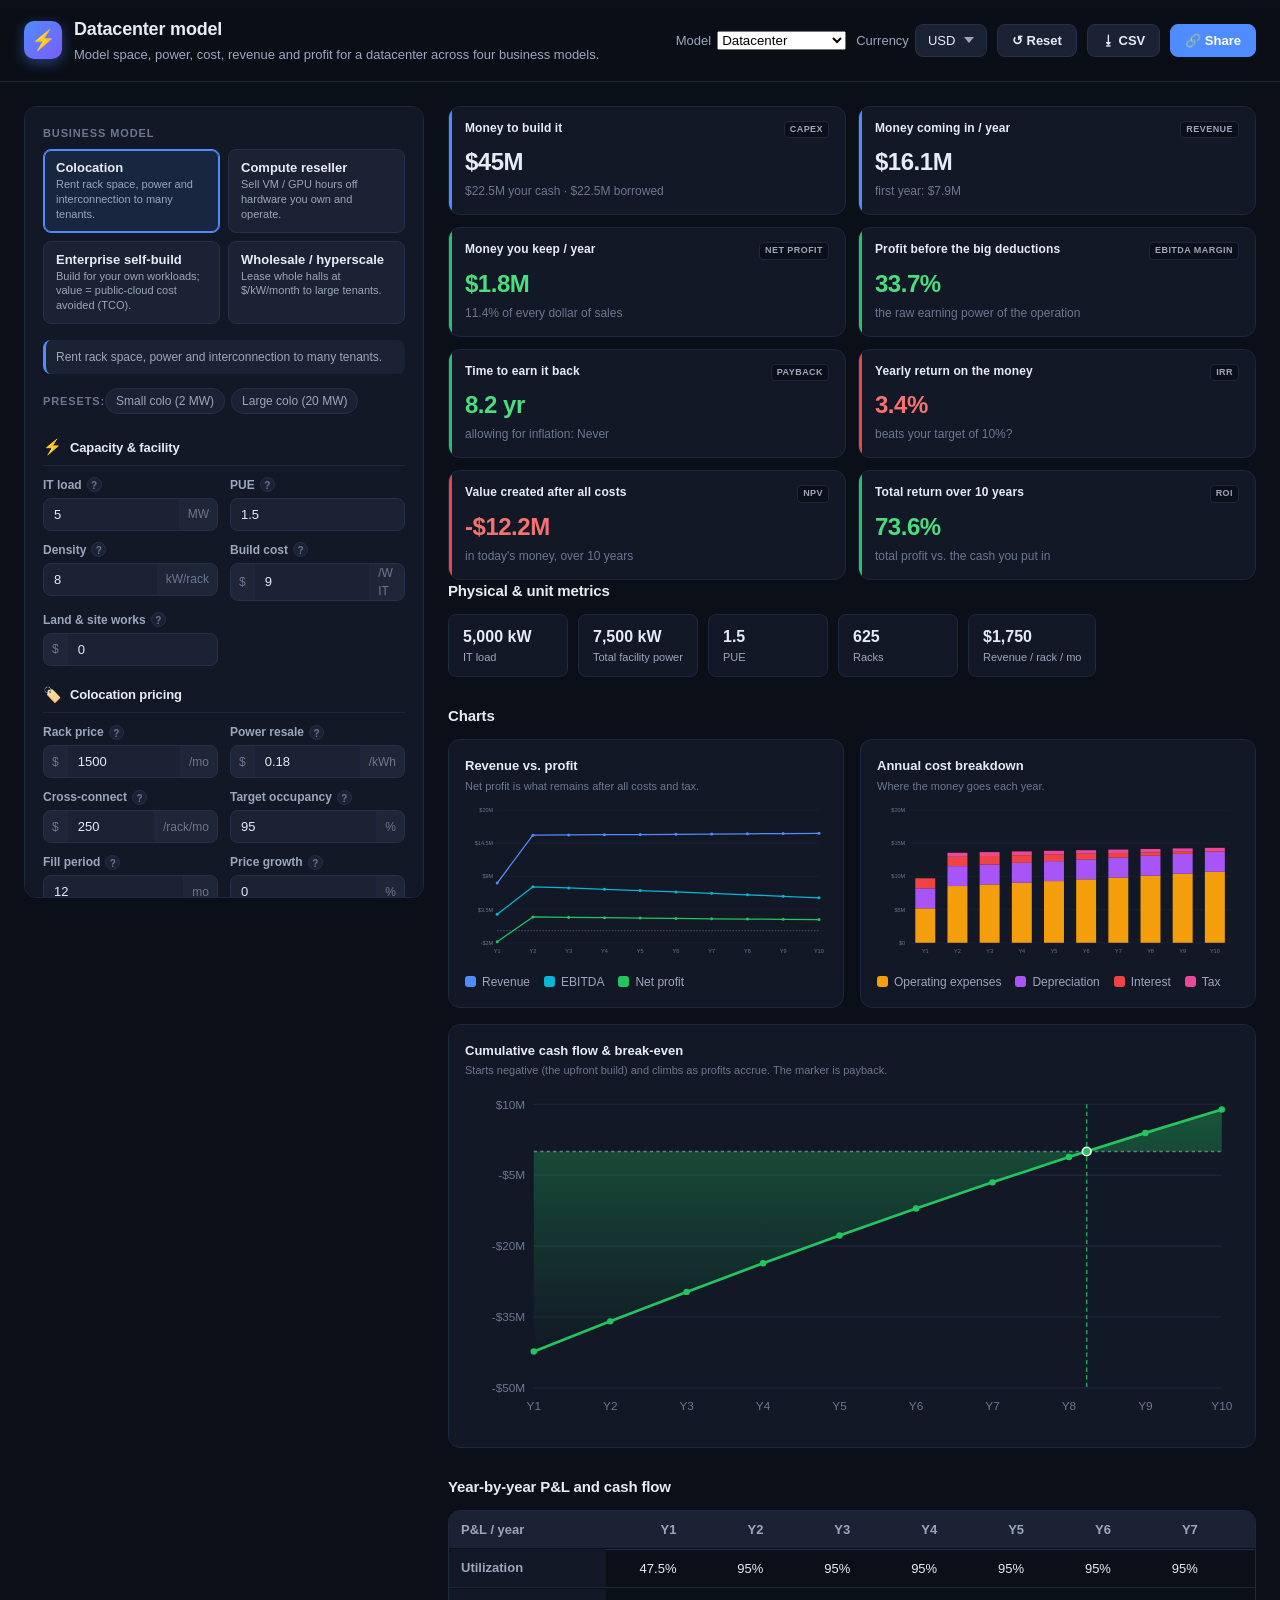
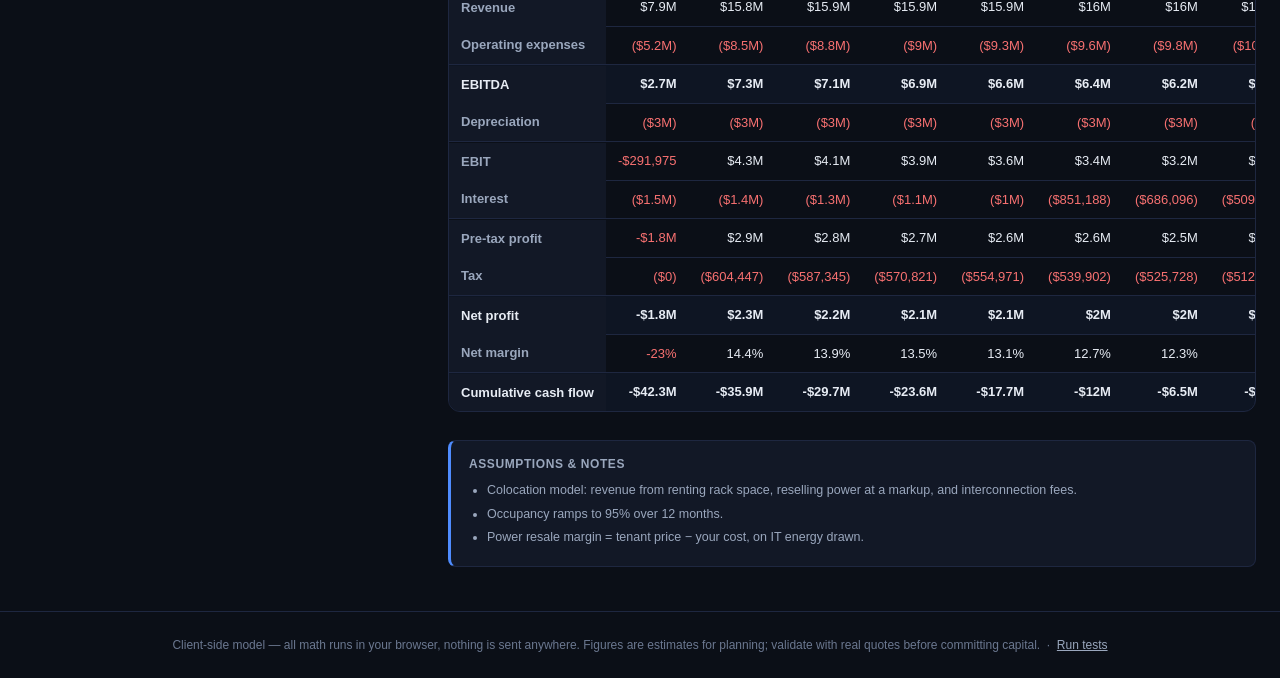
<file: index.html>
<!DOCTYPE html>
<html lang="en">
<head>
  <meta charset="UTF-8" />
  <meta name="viewport" content="width=device-width, initial-scale=1.0" />
  <title>Datacenter Business Model — Cost, Revenue & Profit Calculator</title>
  <meta name="description" content="Interactive datacenter financial model: capex, opex, revenue, profit, NPV, IRR and payback across colocation, cloud, enterprise and wholesale business models." />
  <link rel="stylesheet" href="css/styles.css" />
  <link rel="icon" href="data:image/svg+xml,%3Csvg xmlns='http://www.w3.org/2000/svg' viewBox='0 0 100 100'%3E%3Crect width='100' height='100' rx='22' fill='%234f8cff'/%3E%3Ctext x='50' y='70' font-size='58' text-anchor='middle' fill='white'%3E%E2%9A%A1%3C/text%3E%3C/svg%3E" />
</head>
<body>
  <header class="app-header">
    <div class="brand">
      <div class="app-logo">⚡</div>
      <div>
        <h1 class="app-title" id="app-title">Datacenter model</h1>
        <p class="app-tagline" id="app-tagline">Model space, power, cost, revenue and profit.</p>
      </div>
    </div>
    <div class="header-actions">
      <label class="currency-wrap">Model
        <select id="domain-select" aria-label="Business domain"></select>
      </label>
      <label class="currency-wrap">Currency
        <select id="currency-select" aria-label="Currency"></select>
      </label>
      <button class="btn" id="btn-reset" title="Reset all inputs to defaults">↺ Reset</button>
      <button class="btn" id="btn-export" title="Download the year-by-year model as CSV">⭳ CSV</button>
      <button class="btn btn-primary" id="btn-share" title="Copy a shareable link that restores these inputs">🔗 Share</button>
    </div>
  </header>

  <div class="layout">
    <aside class="sidebar">
      <div id="controls"><!-- form rendered by ui.js --></div>
    </aside>
    <main class="main">
      <div id="results"><!-- results rendered by ui.js --></div>
    </main>
  </div>

  <footer class="footer">
    Client-side model — all math runs in your browser, nothing is sent anywhere.
    Figures are estimates for planning; validate with real quotes before committing capital.
    &nbsp;·&nbsp; <a href="tests.html">Run tests</a>
  </footer>

  <div id="toast" role="status" aria-live="polite"></div>

  <!-- Core libraries (plain globals, no build step, works from file://) -->
  <script src="js/format.js"></script>
  <script src="js/finance.js"></script>
  <script src="js/engine.js"></script>
  <script src="js/charts.js"></script>
  <script src="js/ui.js"></script>
  <!-- Domains -->
  <script src="domains/datacenter.js"></script>
  <script src="domains/spacedc.js"></script>
  <!-- App boot -->
  <script src="js/app.js"></script>
</body>
</html>
</file>
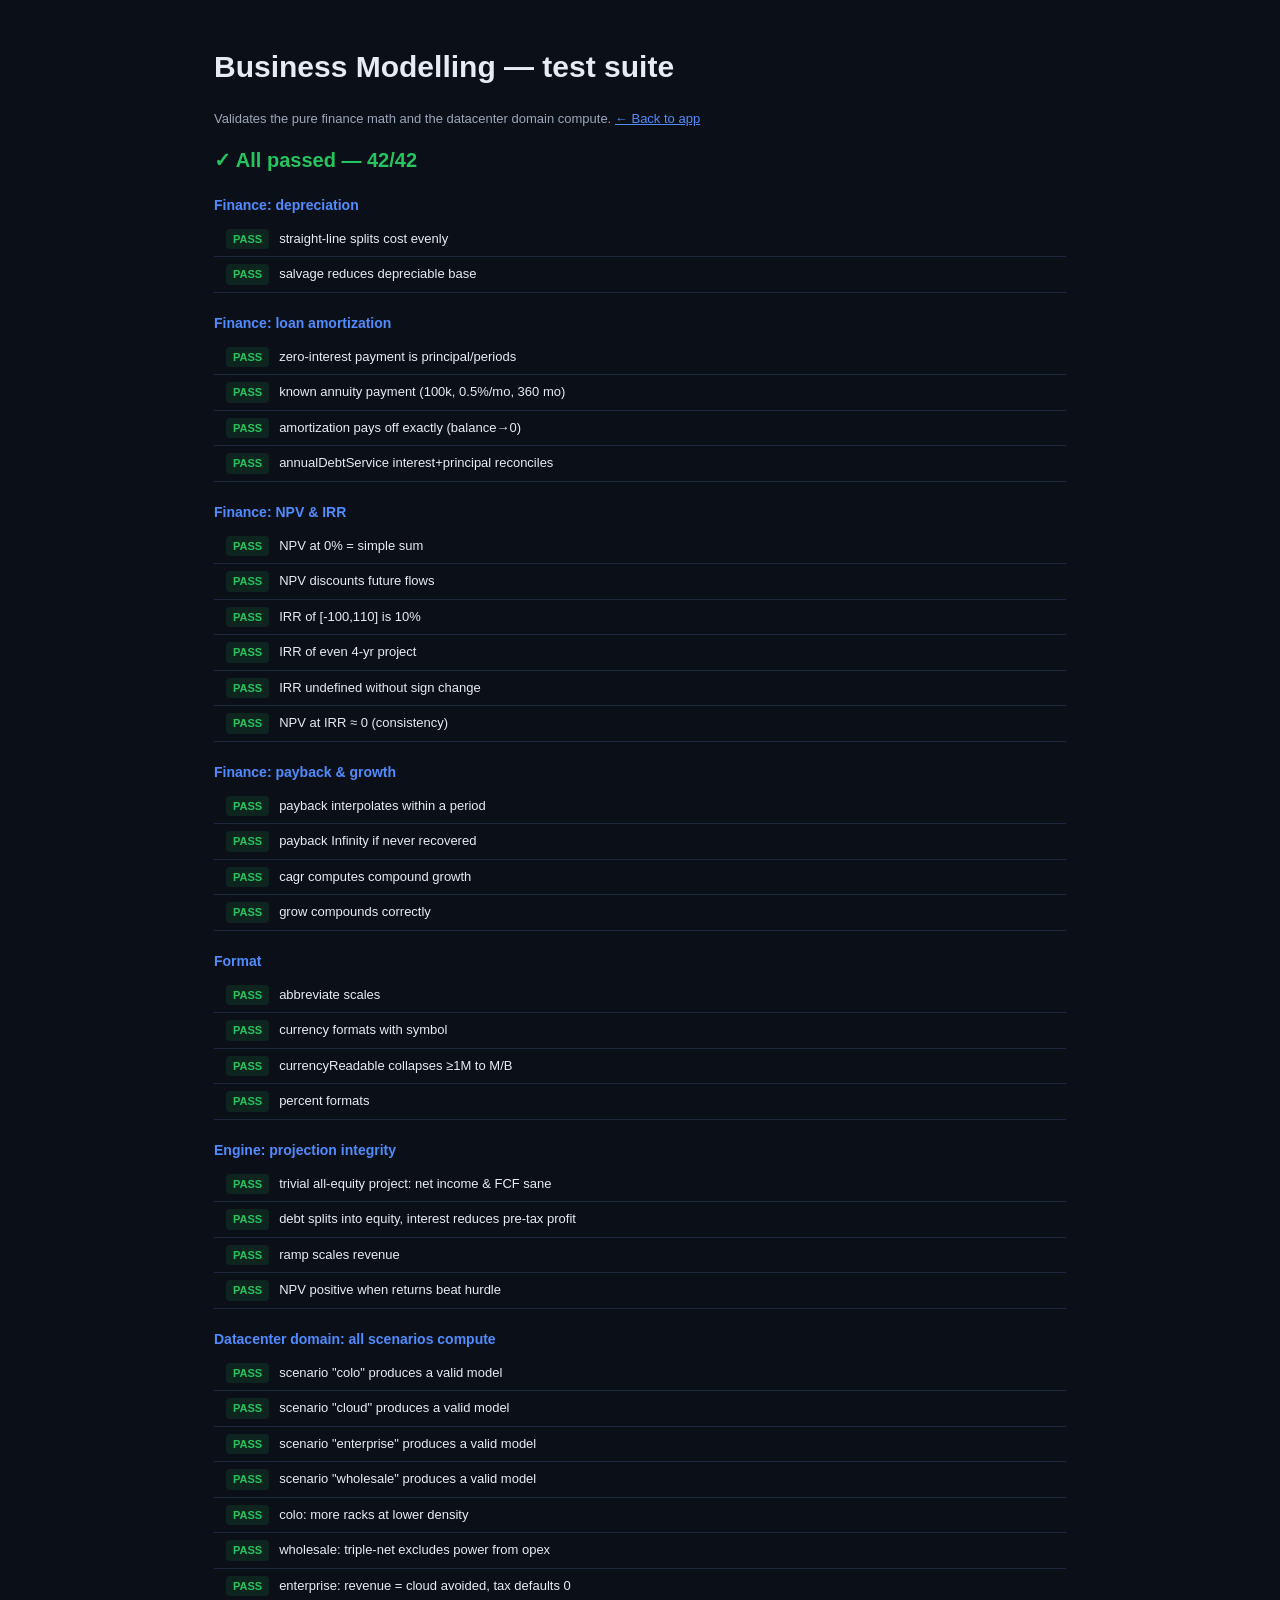
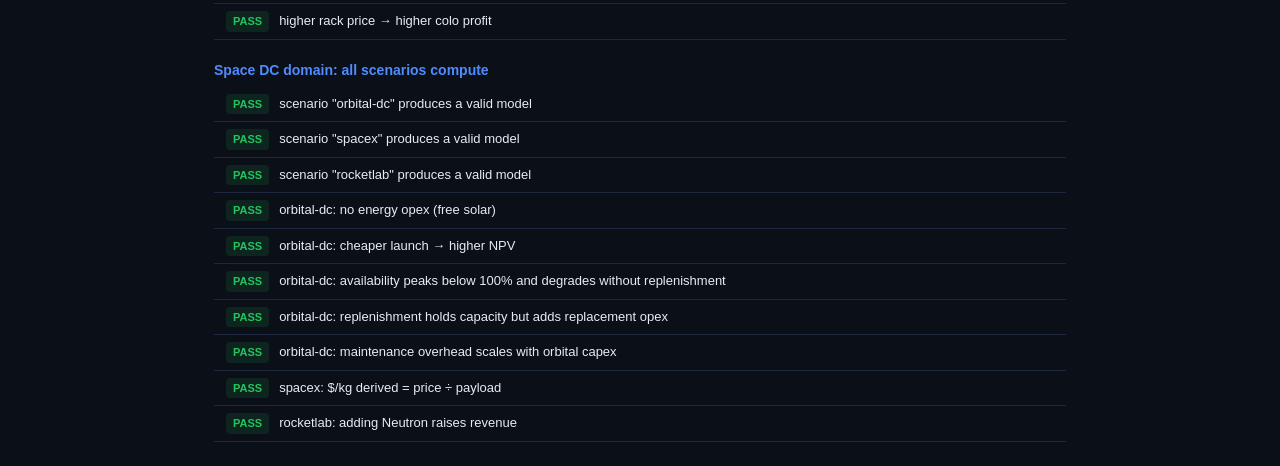
<file: tests.html>
<!DOCTYPE html>
<html lang="en">
<head>
  <meta charset="UTF-8" />
  <meta name="viewport" content="width=device-width, initial-scale=1.0" />
  <title>Tests — Business Modelling</title>
  <link rel="stylesheet" href="css/styles.css" />
  <style>
    .test-wrap { max-width: 900px; margin: 0 auto; padding: 24px; }
    .test-summary { font-size: 20px; font-weight: 700; margin: 16px 0; }
    .test-summary.pass { color: var(--good); }
    .test-summary.fail { color: var(--bad); }
    .test-row { display: flex; gap: 10px; align-items: baseline; padding: 7px 12px; border-bottom: 1px solid var(--border-soft); font-size: 13px; }
    .test-row .badge { font-weight: 700; font-size: 11px; padding: 2px 7px; border-radius: 4px; flex-shrink: 0; }
    .test-row.ok .badge { background: var(--good-soft); color: var(--good); }
    .test-row.no .badge { background: var(--bad-soft); color: var(--bad); }
    .test-name { flex: 1; }
    .test-detail { color: var(--text-faint); font-family: var(--mono); font-size: 12px; }
    .group-title { font-size: 14px; font-weight: 700; margin: 20px 0 6px; color: var(--accent); }
  </style>
</head>
<body>
  <div class="test-wrap">
    <h1>Business Modelling — test suite</h1>
    <p class="app-tagline">Validates the pure finance math and the datacenter domain compute. <a href="index.html">← Back to app</a></p>
    <div id="summary"></div>
    <div id="results"></div>
  </div>

  <script src="js/format.js"></script>
  <script src="js/finance.js"></script>
  <script src="js/engine.js"></script>
  <script src="js/charts.js"></script>
  <script src="js/ui.js"></script>
  <script src="domains/datacenter.js"></script>
  <script src="domains/spacedc.js"></script>
  <script src="js/tests.js"></script>
</body>
</html>
</file>
<file: css/styles.css>
/* styles.css — professional dark theme for the business modelling app. */

:root {
  --bg: #0b0f17;
  --bg-elev: #121826;
  --bg-elev-2: #1a2234;
  --border: #26304a;
  --border-soft: #1e2740;
  --text: #e7ecf4;
  --text-dim: #9aa7bd;
  --text-faint: #6b7890;
  --accent: #4f8cff;
  --accent-soft: rgba(79, 140, 255, 0.12);
  --good: #22c55e;
  --good-soft: rgba(34, 197, 94, 0.12);
  --warn: #f59e0b;
  --warn-soft: rgba(245, 158, 11, 0.12);
  --bad: #ef4444;
  --bad-soft: rgba(239, 68, 68, 0.12);
  --radius: 12px;
  --radius-sm: 8px;
  --shadow: 0 10px 30px rgba(0, 0, 0, 0.35);
  --font: -apple-system, BlinkMacSystemFont, 'Segoe UI', Roboto, Helvetica, Arial, sans-serif;
  --mono: ui-monospace, SFMono-Regular, 'SF Mono', Menlo, Consolas, monospace;
}

* { box-sizing: border-box; }

html, body {
  margin: 0;
  padding: 0;
  background: var(--bg);
  color: var(--text);
  font-family: var(--font);
  font-size: 15px;
  line-height: 1.5;
  -webkit-font-smoothing: antialiased;
}

a { color: var(--accent); }

/* ---- Layout ---------------------------------------------------------- */
.app-header {
  position: sticky;
  top: 0;
  z-index: 20;
  background: linear-gradient(180deg, rgba(11,15,23,0.98), rgba(11,15,23,0.9));
  backdrop-filter: blur(8px);
  border-bottom: 1px solid var(--border-soft);
  padding: 16px 24px;
  display: flex;
  align-items: center;
  gap: 20px;
  flex-wrap: wrap;
}
.app-header .brand { display: flex; align-items: center; gap: 12px; }
.app-logo {
  width: 38px; height: 38px; border-radius: 10px;
  background: linear-gradient(135deg, var(--accent), #7c5cff);
  display: grid; place-items: center; font-size: 20px;
  box-shadow: 0 4px 14px rgba(79,140,255,0.4);
}
.app-title { font-size: 18px; font-weight: 700; margin: 0; letter-spacing: -0.01em; }
.app-tagline { margin: 2px 0 0; font-size: 13px; color: var(--text-dim); max-width: 640px; }
.header-actions { margin-left: auto; display: flex; align-items: center; gap: 10px; flex-wrap: wrap; }

.layout {
  display: grid;
  grid-template-columns: 400px 1fr;
  gap: 24px;
  padding: 24px;
  max-width: 1600px;
  margin: 0 auto;
  align-items: start;
}
@media (max-width: 1080px) {
  .layout { grid-template-columns: 1fr; }
  .sidebar { position: static !important; }
}

.sidebar {
  position: sticky;
  top: 84px;
  background: var(--bg-elev);
  border: 1px solid var(--border-soft);
  border-radius: var(--radius);
  padding: 18px;
  max-height: calc(100vh - 108px);
  overflow-y: auto;
}
.sidebar::-webkit-scrollbar { width: 8px; }
.sidebar::-webkit-scrollbar-thumb { background: var(--border); border-radius: 4px; }

.main { min-width: 0; }

/* ---- Buttons & inputs ------------------------------------------------ */
.btn {
  appearance: none;
  border: 1px solid var(--border);
  background: var(--bg-elev-2);
  color: var(--text);
  padding: 8px 14px;
  border-radius: var(--radius-sm);
  font-size: 13px;
  font-weight: 600;
  cursor: pointer;
  transition: all 0.15s ease;
  display: inline-flex; align-items: center; gap: 6px;
}
.btn:hover { border-color: var(--accent); background: var(--accent-soft); }
.btn-primary { background: var(--accent); border-color: var(--accent); color: #fff; }
.btn-primary:hover { background: #3d7bf0; }

.currency-wrap { display: flex; align-items: center; gap: 6px; font-size: 13px; color: var(--text-dim); }
select#currency-select, .input-select {
  appearance: none;
  background: var(--bg-elev-2);
  border: 1px solid var(--border);
  color: var(--text);
  padding: 8px 30px 8px 12px;
  border-radius: var(--radius-sm);
  font-size: 13px;
  cursor: pointer;
  background-image: url("data:image/svg+xml,%3Csvg xmlns='http://www.w3.org/2000/svg' width='10' height='6' viewBox='0 0 10 6'%3E%3Cpath fill='%239aa7bd' d='M0 0l5 6 5-6z'/%3E%3C/svg%3E");
  background-repeat: no-repeat;
  background-position: right 12px center;
}
.input-select:focus, select:focus, input:focus { outline: 2px solid var(--accent-soft); border-color: var(--accent); }

/* ---- Scenario selector ----------------------------------------------- */
.scenario-selector { margin-bottom: 16px; }
.scenario-selector-label, .presets-label {
  font-size: 11px; text-transform: uppercase; letter-spacing: 0.08em;
  color: var(--text-faint); font-weight: 700; margin-bottom: 8px;
}
.scenario-tabs { display: grid; grid-template-columns: 1fr 1fr; gap: 8px; }
.scenario-tab {
  text-align: left;
  border: 1px solid var(--border);
  background: var(--bg-elev-2);
  color: var(--text);
  border-radius: var(--radius-sm);
  padding: 10px 12px;
  cursor: pointer;
  transition: all 0.15s ease;
  display: flex; flex-direction: column; gap: 2px;
}
.scenario-tab:hover { border-color: var(--accent); }
.scenario-tab.active { border-color: var(--accent); background: var(--accent-soft); box-shadow: inset 0 0 0 1px var(--accent); }
.scenario-tab-name { font-weight: 700; font-size: 13px; }
.scenario-tab-desc { font-size: 11px; color: var(--text-dim); line-height: 1.35; }
.scenario-active-desc { font-size: 12px; color: var(--text-dim); margin: 0 0 14px; padding: 8px 10px; background: var(--bg-elev-2); border-radius: var(--radius-sm); border-left: 3px solid var(--accent); }

/* ---- Presets --------------------------------------------------------- */
.presets { margin-bottom: 16px; }
.preset-chip {
  display: inline-block;
  margin: 0 6px 6px 0;
  padding: 5px 10px;
  font-size: 12px;
  border: 1px solid var(--border);
  background: var(--bg-elev-2);
  color: var(--text-dim);
  border-radius: 20px;
  cursor: pointer;
  transition: all 0.15s ease;
}
.preset-chip:hover { border-color: var(--accent); color: var(--text); background: var(--accent-soft); }

/* ---- Form ------------------------------------------------------------ */
.form-group { margin-bottom: 18px; }
.form-group-head { display: flex; align-items: center; gap: 8px; margin-bottom: 10px; padding-bottom: 6px; border-bottom: 1px solid var(--border-soft); }
.form-group-icon { font-size: 15px; }
.form-group-title { font-size: 13px; font-weight: 700; letter-spacing: -0.01em; }
.field-grid { display: grid; grid-template-columns: 1fr 1fr; gap: 10px 12px; }
@media (max-width: 480px) { .field-grid { grid-template-columns: 1fr; } }

.field { display: flex; flex-direction: column; gap: 4px; }
.field-label-row { display: flex; align-items: center; gap: 5px; }
.field-label { font-size: 12px; color: var(--text-dim); font-weight: 600; }
.field-help {
  width: 15px; height: 15px; border-radius: 50%;
  background: var(--bg-elev-2); border: 1px solid var(--border);
  color: var(--text-faint); font-size: 10px; font-weight: 700;
  display: inline-grid; place-items: center; cursor: help; flex-shrink: 0;
}
.field-help:hover { border-color: var(--accent); color: var(--accent); }

/* Reliable CSS tooltip (native title= is flaky: slow, clipped, no touch).
   Any element with [data-tip] shows its text on hover or keyboard focus. */
[data-tip] { position: relative; }
[data-tip]:hover, [data-tip]:focus { outline: none; }
[data-tip]::after {
  content: attr(data-tip);
  position: absolute; left: 50%; bottom: calc(100% + 8px); transform: translateX(-50%);
  min-width: 160px; max-width: 260px; width: max-content;
  background: var(--bg-elev-2); color: var(--text); text-align: left;
  font-size: 12px; font-weight: 400; line-height: 1.4; text-transform: none; letter-spacing: normal;
  padding: 8px 10px; border-radius: 8px; border: 1px solid var(--border);
  box-shadow: 0 8px 24px rgba(0,0,0,0.35);
  opacity: 0; visibility: hidden; transition: opacity 0.12s ease; z-index: 50;
  pointer-events: none; white-space: normal;
}
[data-tip]::before {
  content: ''; position: absolute; left: 50%; bottom: calc(100% + 3px); transform: translateX(-50%);
  border: 5px solid transparent; border-top-color: var(--border);
  opacity: 0; visibility: hidden; transition: opacity 0.12s ease; z-index: 51;
}
[data-tip]:hover::after, [data-tip]:focus::after,
[data-tip]:hover::before, [data-tip]:focus::before { opacity: 1; visibility: visible; }

.input-box { display: flex; align-items: stretch; border: 1px solid var(--border); border-radius: var(--radius-sm); overflow: hidden; background: var(--bg-elev-2); }
.input-box:focus-within { border-color: var(--accent); box-shadow: 0 0 0 2px var(--accent-soft); }
.input-affix { display: grid; place-items: center; padding: 0 8px; font-size: 12px; color: var(--text-faint); background: rgba(255,255,255,0.02); }
.input-affix.prefix { border-right: 1px solid var(--border-soft); }
.input-affix.suffix { border-left: 1px solid var(--border-soft); }
.input-number, .input-select {
  width: 100%; border: none; background: transparent; color: var(--text);
  padding: 8px 10px; font-size: 13px; font-variant-numeric: tabular-nums;
}
.input-number:focus { outline: none; }
.input-box .input-number { min-width: 0; }

.range-wrap { display: flex; align-items: center; gap: 10px; }
.input-range { flex: 1; accent-color: var(--accent); }
.range-value { font-size: 12px; font-variant-numeric: tabular-nums; color: var(--text); min-width: 42px; text-align: right; }

/* ---- Results --------------------------------------------------------- */
.result-section { margin-bottom: 28px; }
.result-section-title { font-size: 15px; font-weight: 700; margin: 0 0 12px; letter-spacing: -0.01em; }

.kpi-grid { display: grid; grid-template-columns: repeat(4, 1fr); gap: 12px; }
@media (max-width: 1300px) { .kpi-grid { grid-template-columns: repeat(2, 1fr); } }
@media (max-width: 520px) { .kpi-grid { grid-template-columns: 1fr; } }

.kpi-card {
  background: var(--bg-elev);
  border: 1px solid var(--border-soft);
  border-radius: var(--radius);
  padding: 14px 16px;
  position: relative;
  overflow: hidden;
}
.kpi-card::before { content: ''; position: absolute; left: 0; top: 0; bottom: 0; width: 3px; background: var(--text-faint); }
.kpi-card.tone-good::before { background: var(--good); }
.kpi-card.tone-warn::before { background: var(--warn); }
.kpi-card.tone-bad::before { background: var(--bad); }
.kpi-card.tone-neutral::before { background: var(--accent); }
.kpi-label-row { display: flex; align-items: baseline; justify-content: space-between; gap: 8px; }
.kpi-label { font-size: 12px; color: var(--text); font-weight: 600; letter-spacing: 0.01em; line-height: 1.3; }
.kpi-term {
  flex-shrink: 0; font-size: 9px; font-weight: 700; text-transform: uppercase; letter-spacing: 0.05em;
  color: var(--text-dim); background: var(--bg); border: 1px solid var(--border-soft);
  border-radius: 4px; padding: 1px 5px; cursor: help; align-self: flex-start;
}
.kpi-value { font-size: 24px; font-weight: 700; margin: 6px 0 2px; letter-spacing: -0.02em; font-variant-numeric: tabular-nums; }
.kpi-card.tone-good .kpi-value { color: #4ade80; }
.kpi-card.tone-bad .kpi-value { color: #f87171; }
.kpi-card.tone-warn .kpi-value { color: #fbbf24; }
.kpi-sub { font-size: 12px; color: var(--text-faint); }

/* Derived metrics strip */
.derived-strip { display: flex; flex-wrap: wrap; gap: 10px; }
.derived-chip {
  display: flex; flex-direction: column;
  background: var(--bg-elev); border: 1px solid var(--border-soft);
  border-radius: var(--radius-sm); padding: 10px 14px; min-width: 120px;
}
.derived-value { font-size: 16px; font-weight: 700; font-variant-numeric: tabular-nums; }
.derived-label { font-size: 11px; color: var(--text-dim); }

/* ---- Charts ---------------------------------------------------------- */
.charts { display: grid; grid-template-columns: 1fr 1fr; gap: 16px; }
@media (max-width: 900px) { .charts { grid-template-columns: 1fr; } }
.chart-card { background: var(--bg-elev); border: 1px solid var(--border-soft); border-radius: var(--radius); padding: 16px; }
.chart-card-wide { grid-column: 1 / -1; }
.chart-head { margin-bottom: 8px; }
.chart-title { display: block; font-size: 13px; font-weight: 700; }
.chart-sub { display: block; font-size: 11px; color: var(--text-faint); margin-top: 2px; }
.chart-holder { width: 100%; }
.chart-svg { display: block; }
.chart-grid { stroke: var(--border-soft); stroke-width: 1; }
.chart-zero { stroke: var(--text-faint); stroke-width: 1.2; stroke-dasharray: 3 3; }
.chart-breakeven { stroke: var(--good); stroke-width: 1.4; stroke-dasharray: 4 3; opacity: 0.8; }
.chart-axis-label { fill: var(--text-faint); font-size: 11px; font-family: var(--font); }
.chart-legend { display: flex; flex-wrap: wrap; gap: 14px; margin-top: 10px; }
.legend-item { display: inline-flex; align-items: center; gap: 6px; font-size: 12px; color: var(--text-dim); }
.legend-swatch { width: 11px; height: 11px; border-radius: 3px; display: inline-block; }

/* ---- P&L table ------------------------------------------------------- */
.table-scroll { overflow-x: auto; border: 1px solid var(--border-soft); border-radius: var(--radius); }
.pnl-table { border-collapse: collapse; width: 100%; font-size: 13px; min-width: 640px; }
.pnl-table th, .pnl-table td { padding: 9px 12px; text-align: right; white-space: nowrap; font-variant-numeric: tabular-nums; }
.pnl-table thead th { background: var(--bg-elev-2); color: var(--text-dim); font-weight: 600; border-bottom: 1px solid var(--border); position: sticky; top: 0; }
.pnl-table .row-head { text-align: left; color: var(--text-dim); font-weight: 600; position: sticky; left: 0; background: var(--bg-elev); }
.pnl-table thead .row-head { background: var(--bg-elev-2); z-index: 1; }
.pnl-table tbody tr { border-bottom: 1px solid var(--border-soft); }
.pnl-table tbody tr:last-child { border-bottom: none; }
.pnl-table tbody tr:hover { background: rgba(255,255,255,0.02); }
.pnl-table tr.emph { background: rgba(79,140,255,0.05); }
.pnl-table tr.emph .row-head, .pnl-table tr.emph td { font-weight: 700; color: var(--text); }
.pnl-table td.neg { color: #f87171; }

/* ---- Notes ----------------------------------------------------------- */
.model-notes { background: var(--bg-elev); border: 1px solid var(--border-soft); border-left: 3px solid var(--accent); border-radius: var(--radius-sm); padding: 14px 18px; margin-top: 8px; }
.model-notes-title { font-size: 12px; font-weight: 700; text-transform: uppercase; letter-spacing: 0.05em; color: var(--text-dim); margin-bottom: 8px; }
.model-notes ul { margin: 0; padding-left: 18px; }
.model-notes li { font-size: 12.5px; color: var(--text-dim); margin-bottom: 5px; line-height: 1.5; }

/* ---- Toast ----------------------------------------------------------- */
#toast {
  position: fixed; bottom: 24px; left: 50%; transform: translateX(-50%) translateY(20px);
  background: var(--bg-elev-2); border: 1px solid var(--border); color: var(--text);
  padding: 10px 18px; border-radius: 24px; font-size: 13px; font-weight: 600;
  box-shadow: var(--shadow); opacity: 0; pointer-events: none;
  transition: all 0.25s ease; z-index: 100;
}
#toast.show { opacity: 1; transform: translateX(-50%) translateY(0); }

.footer { text-align: center; padding: 24px; color: var(--text-faint); font-size: 12px; border-top: 1px solid var(--border-soft); margin-top: 20px; }
.footer a { color: var(--text-dim); }
</file>
